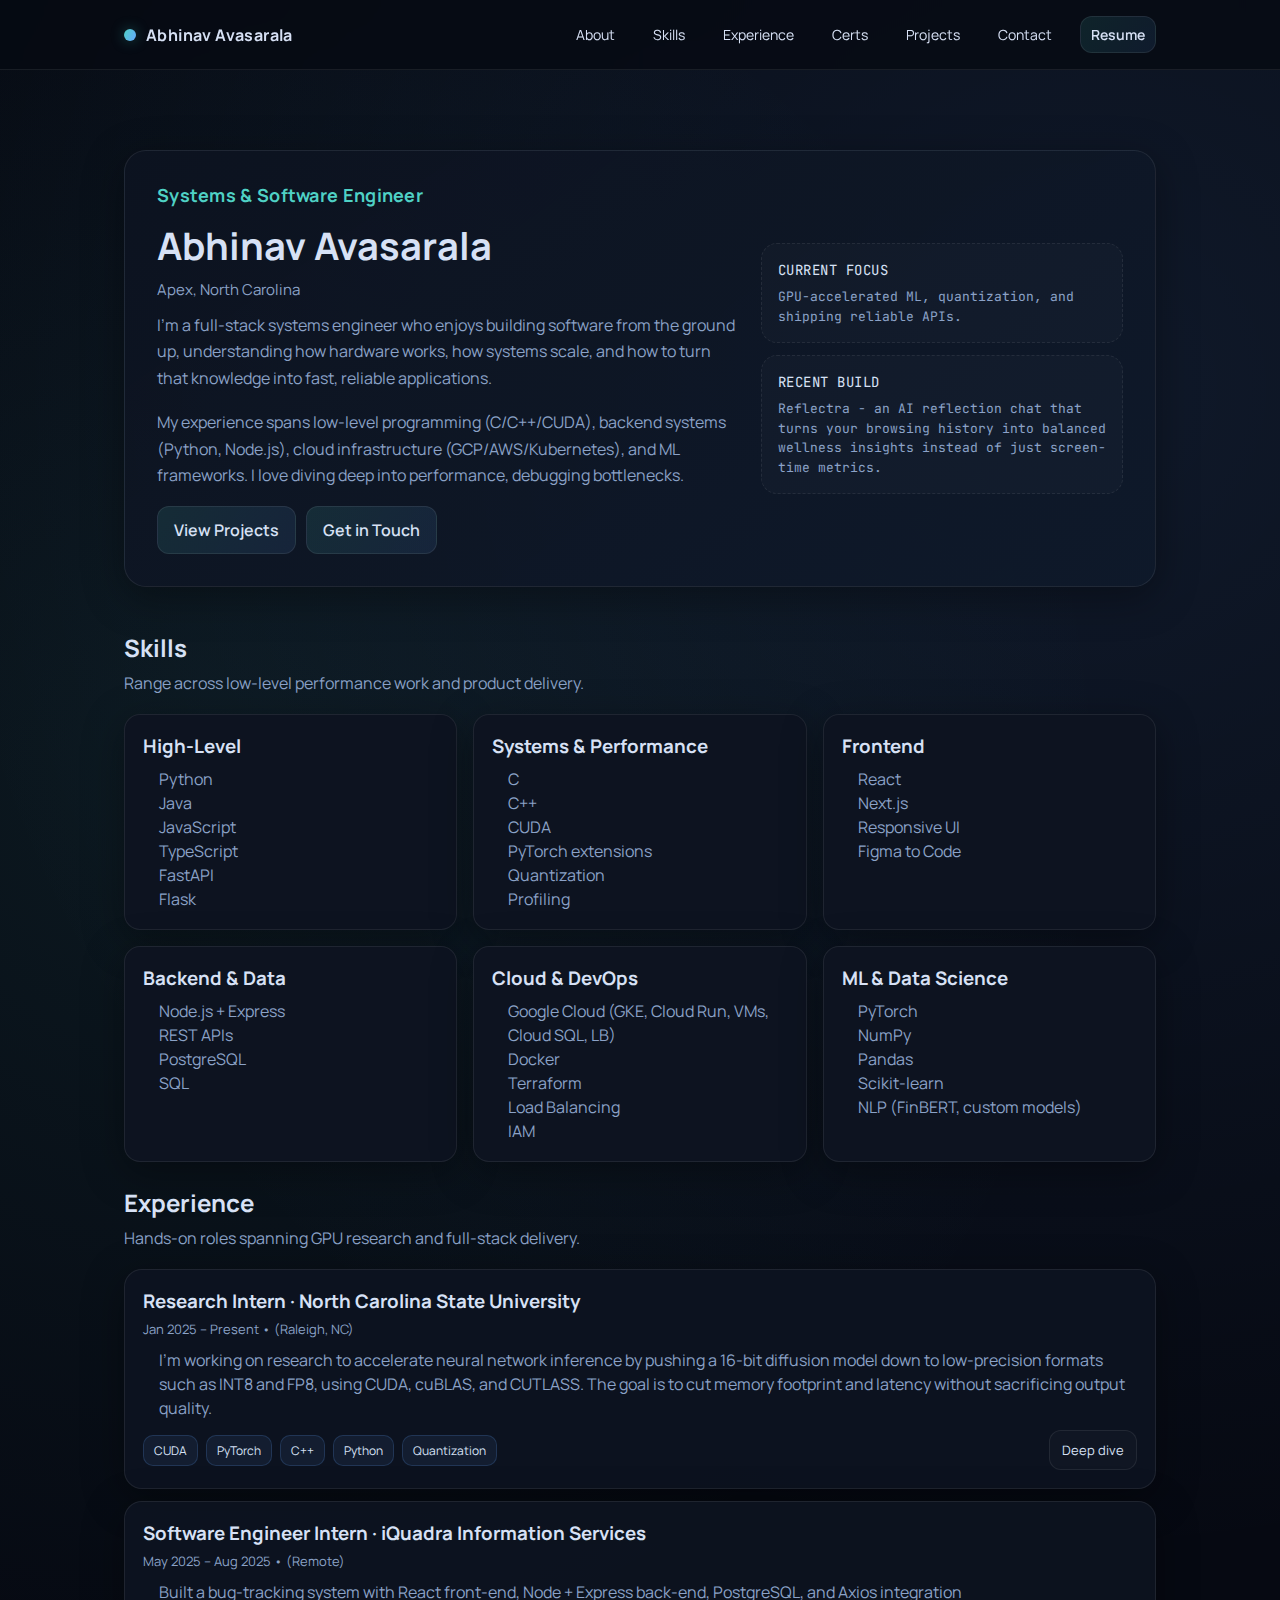
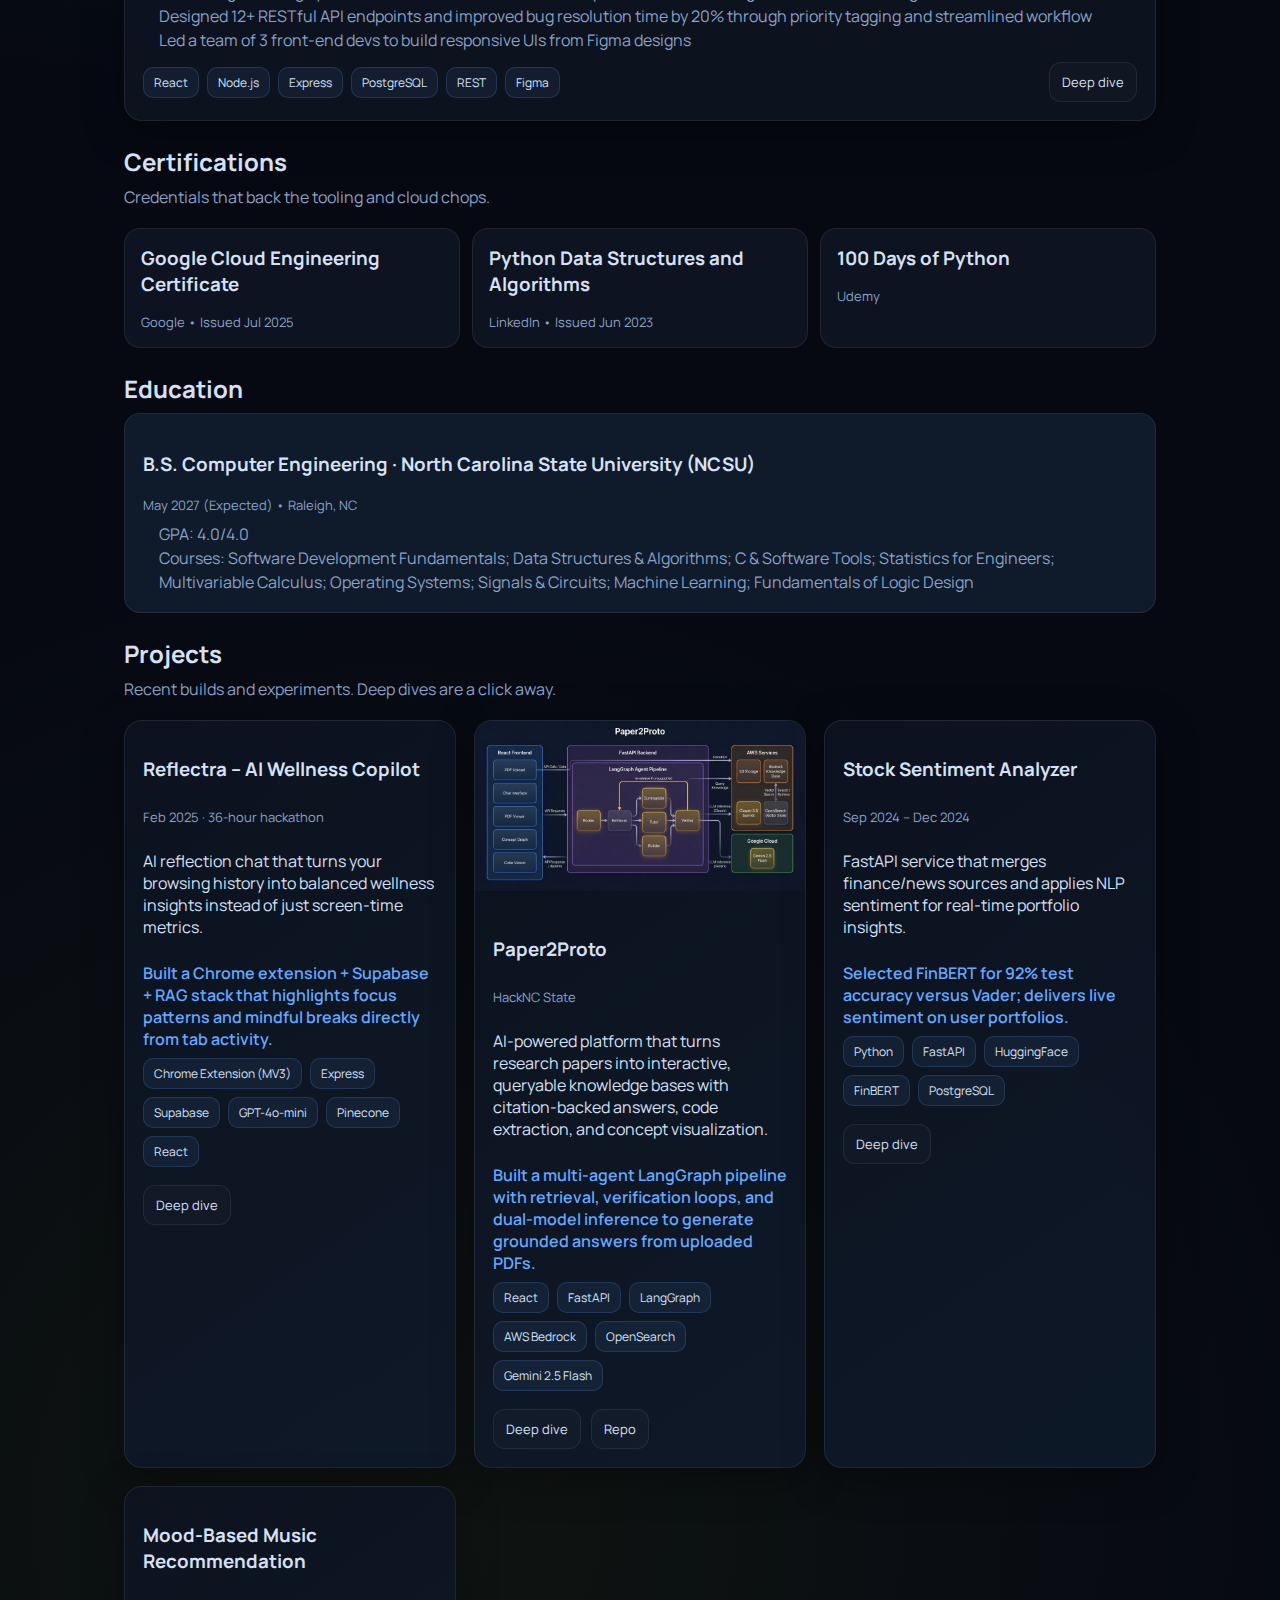
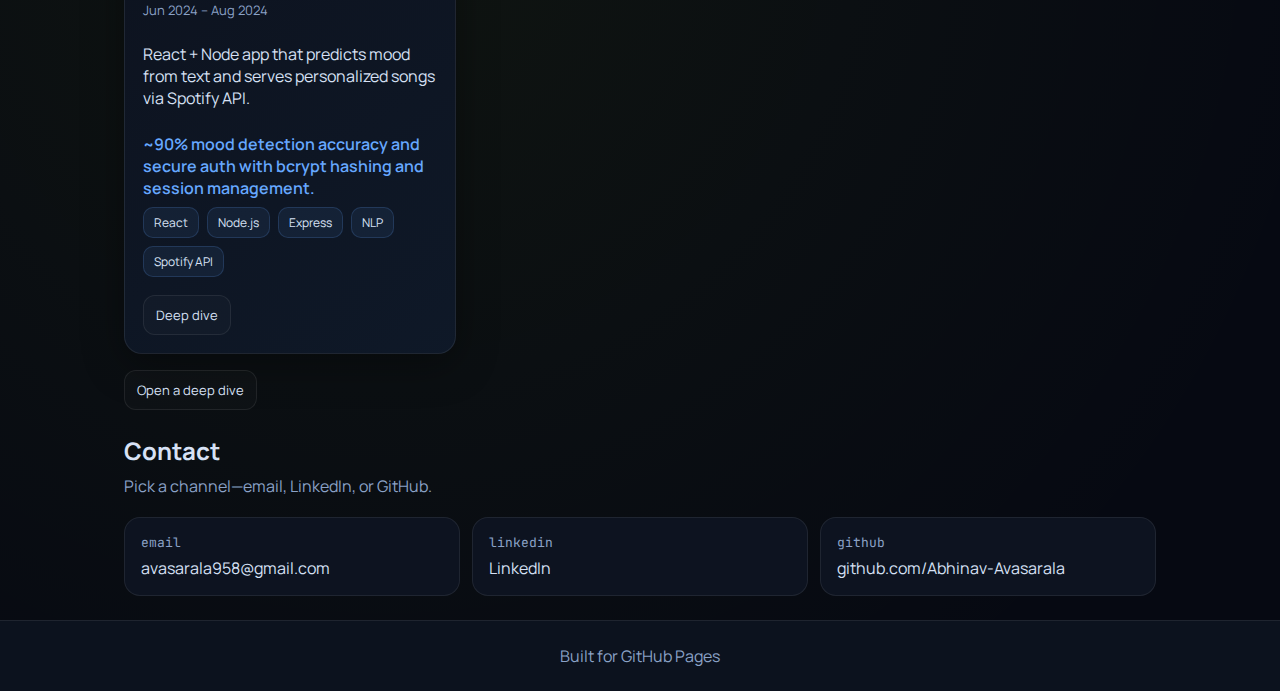
<file: index.html>
<!DOCTYPE html>
<html lang="en">
<head>
  <meta charset="UTF-8">
  <meta name="viewport" content="width=device-width, initial-scale=1.0">
  <title>Abhinav Avasarala | Systems & Software Engineer</title>
  <link rel="stylesheet" href="css/style.css">
</head>
<body>
  <header>
    <div class="navbar">
      <div class="brand"><span class="dot"></span> Abhinav Avasarala</div>
      <nav class="nav-links">
        <a href="#about">About</a>
        <a href="#skills">Skills</a>
        <a href="#experience">Experience</a>
        <a href="#certifications">Certs</a>
        <a href="#projects">Projects</a>
        <a href="#contact">Contact</a>
        <a class="btn" id="resume-link" target="_blank" rel="noopener">Resume</a>
      </nav>
    </div>
  </header>

  <main>
    <section class="hero" id="about">
      <div class="hero-card">
        <div>
          <div class="tagline" id="tagline"></div>
          <h1 id="name"></h1>
          <div class="location" id="location"></div>
          <p id="headline"></p>
          <p id="about-text"></p>
          <div style="margin-top: 14px; display:flex; gap:10px; flex-wrap:wrap;">
            <a class="btn" href="#projects">View Projects</a>
            <a class="btn" href="#contact">Get in Touch</a>
          </div>
        </div>
        <div class="hero-aside">
          <div class="hero-photo" id="hero-photo" aria-label="profile photo" style="display:none;"></div>
          <div class="stat-box">
            <div class="stat-title">current focus</div>
            <div>GPU-accelerated ML, quantization, and shipping reliable APIs.</div>
          </div>
          <div class="stat-box">
            <div class="stat-title">recent build</div>
            <div>Reflectra - an AI reflection chat that turns your browsing history into balanced wellness insights instead of just screen-time metrics.</div>
          </div>
        </div>
      </div>
    </section>

    <section class="section" id="skills">
      <h2>Skills</h2>
      <p class="subtitle">Range across low-level performance work and product delivery.</p>
      <div class="grid" id="skills-grid"></div>
    </section>

    <section class="section" id="experience">
      <h2>Experience</h2>
      <p class="subtitle">Hands-on roles spanning GPU research and full-stack delivery.</p>
      <div class="timeline" id="experience-list"></div>
    </section>

    <section class="section" id="certifications">
      <h2>Certifications</h2>
      <p class="subtitle">Credentials that back the tooling and cloud chops.</p>
      <div class="cert-grid" id="cert-grid"></div>
    </section>

    <section class="section" id="education">
      <h2>Education</h2>
      <div class="timeline" id="education-block"></div>
    </section>

    <section class="section" id="projects">
      <h2>Projects</h2>
      <p class="subtitle">Recent builds and experiments. Deep dives are a click away.</p>
      <div class="project-grid" id="project-cards"></div>
      <div style="margin-top:16px;"><a class="link-pill" href="project.html?id=paper2proto">Open a deep dive</a></div>
    </section>

    <section class="section" id="contact">
      <h2>Contact</h2>
      <p class="subtitle">Pick a channel—email, LinkedIn, or GitHub.</p>
      <div class="contact-panel">
        <div class="contact-card">
          <div class="mono">email</div>
          <a id="email-link" href="mailto:avasarala958@gmail.com">avasarala958@gmail.com</a>
        </div>
        <div class="contact-card">
          <div class="mono">linkedin</div>
          <a id="linkedin-link" target="_blank" rel="noopener">Add LinkedIn URL</a>
        </div>
        <div class="contact-card">
          <div class="mono">github</div>
          <a id="github-link" target="_blank" rel="noopener">github.com/Abhinav-Avasarala</a>
        </div>
      </div>
    </section>
  </main>

  <footer class="footer">
    Built for GitHub Pages </code>
  </footer>

  <script src="js/app.js"></script>
</body>
</html>
</file>
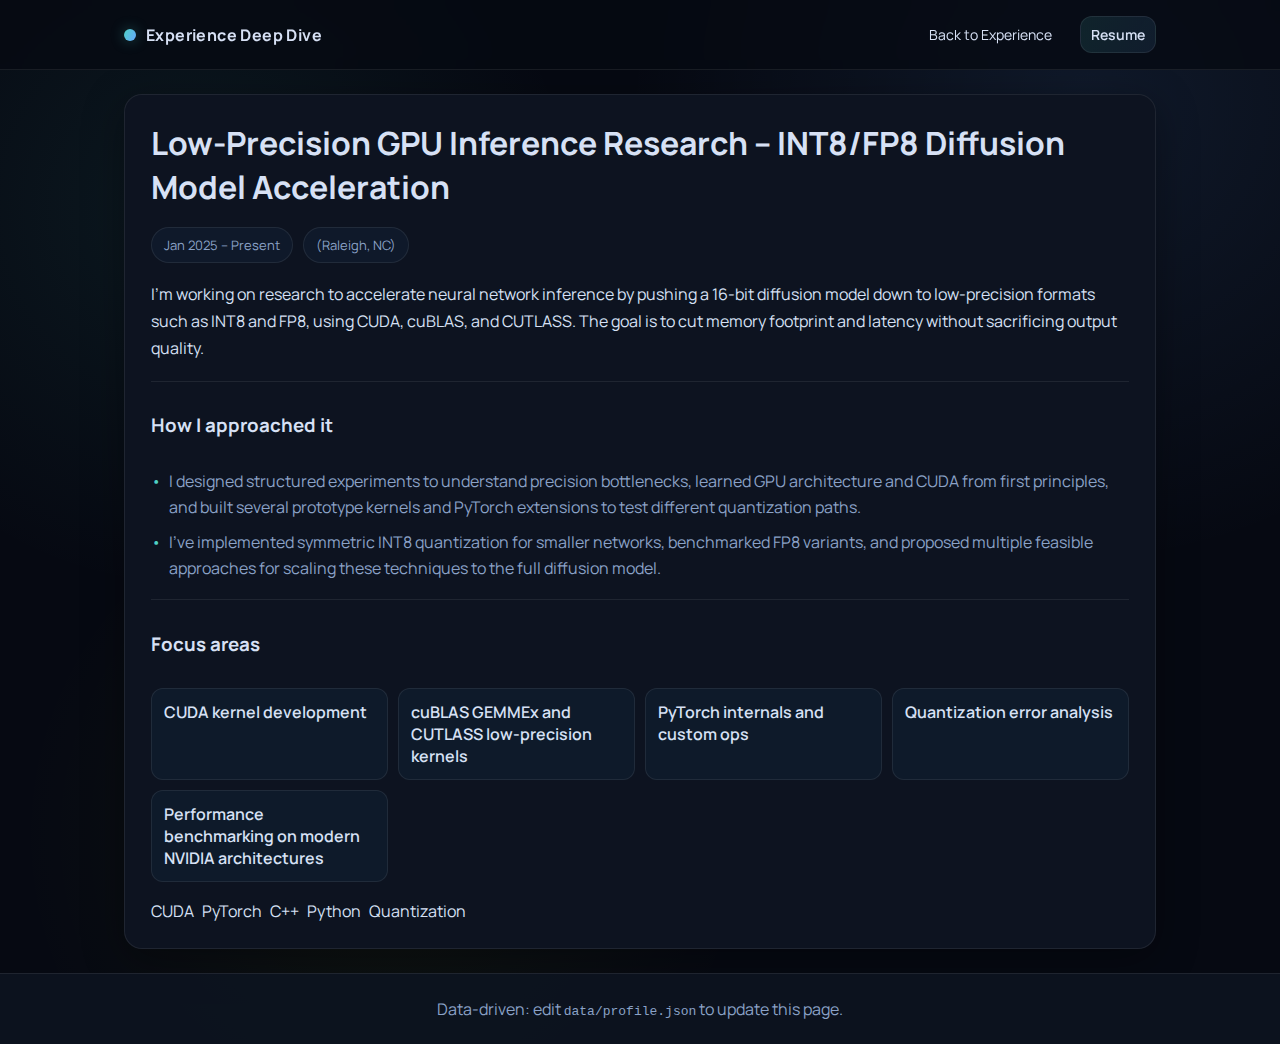
<file: experience.html>
<!DOCTYPE html>
<html lang="en">
<head>
  <meta charset="UTF-8">
  <meta name="viewport" content="width=device-width, initial-scale=1.0">
  <title>Experience Deep Dive | Abhinav Avasarala</title>
  <link rel="stylesheet" href="css/style.css">
</head>
<body>
  <header>
    <div class="navbar">
      <div class="brand"><span class="dot"></span> Experience Deep Dive</div>
      <nav class="nav-links">
        <a href="index.html#experience">Back to Experience</a>
        <a class="btn" id="resume-link" target="_blank" rel="noopener">Resume</a>
      </nav>
    </div>
  </header>

  <main class="section">
    <div id="experience-detail" class="detail"></div>
  </main>

  <footer class="footer">
    Data-driven: edit <code>data/profile.json</code> to update this page.
  </footer>

  <script src="js/app.js"></script>
</body>
</html>
</file>
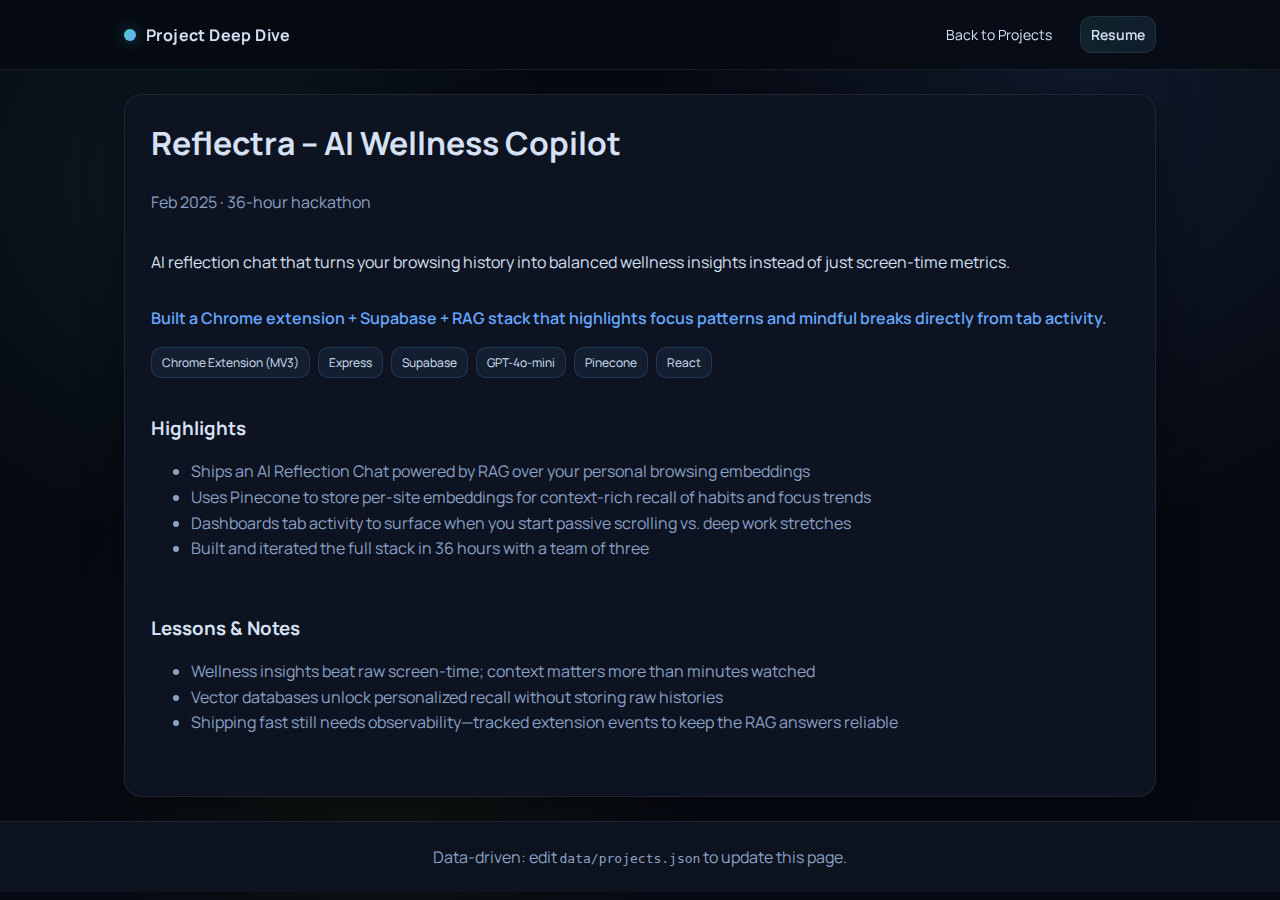
<file: project.html>
<!DOCTYPE html>
<html lang="en">
<head>
  <meta charset="UTF-8">
  <meta name="viewport" content="width=device-width, initial-scale=1.0">
  <title>Project Deep Dive | Abhinav Avasarala</title>
  <link rel="stylesheet" href="css/style.css">
</head>
<body>
  <header>
    <div class="navbar">
      <div class="brand"><span class="dot"></span> Project Deep Dive</div>
      <nav class="nav-links">
        <a href="index.html#projects">Back to Projects</a>
        <a class="btn" id="resume-link" target="_blank" rel="noopener">Resume</a>
      </nav>
    </div>
  </header>

  <main class="section">
    <div id="project-detail" class="detail"></div>
  </main>

  <footer class="footer">
    Data-driven: edit <code>data/projects.json</code> to update this page.
  </footer>

  <script src="js/app.js"></script>
</body>
</html>
</file>
<file: css/style.css>
@import url('https://fonts.googleapis.com/css2?family=Space+Grotesk:wght@400;500;600;700&family=Manrope:wght@400;500;600;700&family=JetBrains+Mono:wght@400;500;600&display=swap');

:root {
  --bg: #060912;
  --panel: #0d1320;
  --panel-2: #0f1a2b;
  --text: #d7e1f5;
  --muted: #8ba2c7;
  --accent: #4fd1c5;
  --accent-2: #66a8ff;
  --accent-3: #c4f000;
  --border: rgba(255, 255, 255, 0.08);
  --glow: rgba(79, 209, 197, 0.35);
  --bg-spot-1: rgba(79, 209, 197, 0.08);
  --bg-spot-2: rgba(102, 168, 255, 0.1);
  --bg-spot-3: rgba(196, 240, 0, 0.05);
  --header-bg: rgba(6, 9, 18, 0.75);
  --radius: 16px;
  --shadow: 0 10px 40px rgba(0, 0, 0, 0.35);
}

* { box-sizing: border-box; }

body {
  margin: 0;
  font-family: 'Manrope', 'Space Grotesk', 'Segoe UI', sans-serif;
  background: radial-gradient(circle at 15% 20%, var(--bg-spot-1), transparent 28%),
              radial-gradient(circle at 85% 10%, var(--bg-spot-2), transparent 32%),
              radial-gradient(circle at 30% 80%, var(--bg-spot-3), transparent 30%),
              var(--bg);
  color: var(--text);
  min-height: 100vh;
  transition: background-color 0.3s ease, color 0.3s ease;
}

a { color: inherit; text-decoration: none; }

a:hover { color: var(--accent-2); }

header {
  position: sticky;
  top: 0;
  z-index: 10;
  backdrop-filter: blur(12px);
  background: var(--header-bg);
  border-bottom: 1px solid var(--border);
}

.navbar {
  max-width: 1080px;
  margin: 0 auto;
  padding: 16px 24px;
  display: flex;
  align-items: center;
  justify-content: space-between;
}

.brand {
  display: flex;
  align-items: center;
  gap: 10px;
  font-weight: 700;
  letter-spacing: 0.4px;
}

.brand .dot {
  width: 12px;
  height: 12px;
  border-radius: 999px;
  background: linear-gradient(120deg, var(--accent), var(--accent-2));
  box-shadow: 0 0 14px var(--glow);
}

.nav-links {
  display: flex;
  gap: 18px;
  align-items: center;
  font-size: 14px;
  flex-wrap: wrap;
}

.nav-links a {
  padding: 8px 10px;
  border-radius: 12px;
  transition: background 0.2s ease, color 0.2s ease;
}

.nav-links a:hover {
  background: color-mix(in srgb, var(--accent) 12%, transparent);
  color: var(--text);
}


.btn {
  display: inline-flex;
  align-items: center;
  gap: 8px;
  padding: 12px 16px;
  border-radius: 12px;
  border: 1px solid var(--border);
  background: linear-gradient(120deg, rgba(79, 209, 197, 0.12), rgba(102, 168, 255, 0.1));
  color: var(--text);
  font-weight: 600;
  cursor: pointer;
  transition: transform 0.15s ease, box-shadow 0.2s ease, border-color 0.2s ease;
}

.btn:hover {
  transform: translateY(-1px);
  border-color: rgba(255, 255, 255, 0.16);
  box-shadow: 0 10px 30px rgba(79, 209, 197, 0.12);
}

.hero {
  max-width: 1080px;
  margin: 48px auto 32px;
  padding: 32px 24px 12px;
}

.hero-card {
  background: linear-gradient(145deg, color-mix(in srgb, var(--panel) 92%, transparent), color-mix(in srgb, var(--panel-2) 88%, transparent));
  border: 1px solid var(--border);
  border-radius: 22px;
  padding: 32px;
  box-shadow: var(--shadow);
  display: grid;
  grid-template-columns: 1.6fr 1fr;
  gap: 24px;
  align-items: center;
}

.hero h1 {
  margin: 0 0 8px;
  font-size: 38px;
}

.hero .tagline { color: var(--accent); font-size: 18px; margin-bottom: 12px; font-weight: 700; letter-spacing: 0.3px; }
.hero .location { color: var(--muted); font-size: 15px; margin-bottom: 12px; }
.hero p { color: var(--muted); line-height: 1.65; margin: 0 0 18px; }

.badges { display: flex; flex-wrap: wrap; gap: 10px; }
.badge {
  padding: 8px 12px;
  border-radius: 12px;
  border: 1px solid var(--border);
  background: rgba(255, 255, 255, 0.04);
  font-size: 12px;
  letter-spacing: 0.2px;
}

.hero-aside {
  display: flex;
  flex-direction: column;
  gap: 12px;
  justify-content: center;
}

.hero-aside .stat-box {
  border: 1px dashed var(--border);
  border-radius: 16px;
  padding: 16px;
  background: rgba(255, 255, 255, 0.02);
  font-family: 'JetBrains Mono', monospace;
  color: var(--muted);
  font-size: 13px;
  line-height: 1.5;
}

.stat-title {
  font-family: 'JetBrains Mono', monospace;
  font-size: 14px;
  text-transform: uppercase;
  letter-spacing: 0.5px;
  color: var(--text);
  margin-bottom: 6px;
}

.hero-photo {
  width: 120px;
  height: 120px;
  border-radius: 20px;
  background: linear-gradient(135deg, rgba(102, 168, 255, 0.25), rgba(79, 209, 197, 0.15));
  border: 1px solid var(--border);
  overflow: hidden;
  box-shadow: var(--shadow);
}

.hero-photo img {
  width: 100%;
  height: 100%;
  object-fit: cover;
}

.section {
  max-width: 1080px;
  margin: 24px auto;
  padding: 0 24px;
}

.section h2 {
  margin: 0 0 8px;
  font-size: 24px;
}

.section .subtitle {
  margin: 0 0 20px;
  color: var(--muted);
}

.grid {
  display: grid;
  grid-template-columns: repeat(auto-fit, minmax(260px, 1fr));
  gap: 16px;
}

.card {
  background: var(--panel);
  border: 1px solid var(--border);
  border-radius: var(--radius);
  padding: 18px;
  box-shadow: var(--shadow);
}

.card h3 { margin: 0 0 8px; }
.card p { margin: 0 0 12px; color: var(--muted); line-height: 1.5; }

.stack { display: flex; flex-wrap: wrap; gap: 8px; }
.stack .pill {
  padding: 6px 10px;
  border-radius: 10px;
  background: rgba(102, 168, 255, 0.08);
  border: 1px solid rgba(102, 168, 255, 0.18);
  font-size: 12px;
}

.timeline { display: flex; flex-direction: column; gap: 12px; }

.timeline .item {
  padding: 18px;
  border-radius: var(--radius);
  border: 1px solid var(--border);
  background: var(--panel-2);
}

.timeline .meta {
  display: flex;
  justify-content: space-between;
  color: var(--muted);
  font-size: 13px;
  margin-bottom: 8px;
}

.list {
  list-style: none;
  padding-left: 16px;
  margin: 8px 0 0;
  color: var(--muted);
  line-height: 1.5;
}

.experience-card {
  border-radius: 18px;
  border: 1px solid var(--border);
  background: color-mix(in srgb, var(--panel) 95%, transparent);
  padding: 18px;
  box-shadow: var(--shadow);
}

.experience-card h3 { margin: 0 0 6px; }
.experience-card .meta { margin: 0 0 10px; color: var(--muted); font-size: 13px; }
.experience-card .list { margin-top: 6px; }
.experience-footer {
  display: flex;
  justify-content: space-between;
  align-items: center;
  margin-top: 10px;
  gap: 12px;
}

.project-grid {
  display: grid;
  grid-template-columns: repeat(auto-fit, minmax(300px, 1fr));
  gap: 18px;
}

.project-card {
  border-radius: 18px;
  border: 1px solid var(--border);
  background: linear-gradient(145deg, color-mix(in srgb, var(--panel) 92%, transparent), color-mix(in srgb, var(--panel-2) 90%, transparent));
  padding: 0 0 18px;
  display: flex;
  flex-direction: column;
  gap: 10px;
  box-shadow: var(--shadow);
}

.project-image {
  width: 100%;
  height: 170px;
  border-radius: 18px 18px 0 0;
  background: rgba(255, 255, 255, 0.03);
  object-fit: cover;
}

.project-body { padding: 16px 18px 0; display: flex; flex-direction: column; gap: 8px; }

.project-card .time { color: var(--muted); font-size: 13px; }
.project-card .cta {
  display: flex;
  gap: 10px;
  margin-top: 10px;
  flex-wrap: wrap;
}

.link-pill {
  padding: 10px 12px;
  border-radius: 12px;
  border: 1px solid var(--border);
  background: rgba(255, 255, 255, 0.02);
  font-size: 13px;
  display: inline-flex;
  gap: 8px;
  align-items: center;
}

.highlight { color: var(--accent-2); font-weight: 600; }

.footer {
  padding: 24px;
  text-align: center;
  color: var(--muted);
  border-top: 1px solid var(--border);
  background: color-mix(in srgb, var(--panel) 92%, transparent);
}

.contact-panel {
  display: grid;
  grid-template-columns: repeat(auto-fit, minmax(240px, 1fr));
  gap: 12px;
}

.contact-card {
  padding: 16px;
  border: 1px solid var(--border);
  border-radius: var(--radius);
  background: var(--panel);
  display: flex;
  flex-direction: column;
  gap: 6px;
}

.divider {
  height: 1px;
  background: var(--border);
  margin: 16px 0;
}

/* Project detail */
.detail {
  background: var(--panel);
  border: 1px solid var(--border);
  border-radius: 18px;
  padding: 26px;
  box-shadow: var(--shadow);
  display: flex;
  flex-direction: column;
  gap: 18px;
}

.detail h1 { margin-top: 0; margin-bottom: 8px; }

.detail .meta { color: var(--muted); margin-bottom: 4px; }

.detail ul { color: var(--muted); line-height: 1.6; }

.detail .cover {
  width: 100%;
  max-height: 420px;
  height: auto;
  object-fit: contain;
  border-radius: 14px;
  border: 1px solid var(--border);
  background: color-mix(in srgb, var(--panel-2) 92%, transparent);
  margin-bottom: 14px;
}

.detail-header { display: flex; flex-direction: column; gap: 10px; }
.meta-row { display: flex; flex-wrap: wrap; gap: 10px; align-items: center; }
.meta-pill {
  padding: 8px 12px;
  border-radius: 999px;
  border: 1px solid var(--border);
  background: color-mix(in srgb, var(--panel-2) 92%, transparent);
  color: var(--muted);
  font-size: 13px;
}
.lead { margin: 0; color: var(--text); font-size: 16px; line-height: 1.7; }
.detail-section { padding: 12px 0 0; border-top: 1px solid var(--border); display: flex; flex-direction: column; gap: 12px; }
.detail-video {
  width: 100%;
  border-radius: 12px;
  border: 1px solid var(--border);
  background: #000;
}
.video-caption {
  margin: 0;
  color: var(--muted);
  font-size: 13px;
}
.carousel {
  display: flex;
  flex-direction: column;
  gap: 10px;
}
.carousel-frame {
  border: 1px solid var(--border);
  border-radius: 14px;
  background: color-mix(in srgb, var(--panel-2) 92%, transparent);
  overflow: hidden;
}
.carousel-image {
  width: 100%;
  max-height: 430px;
  object-fit: contain;
  display: block;
}
.carousel-controls {
  display: flex;
  justify-content: space-between;
  align-items: center;
  gap: 10px;
  flex-wrap: wrap;
}
.carousel-nav {
  display: flex;
  gap: 8px;
}
.carousel-btn {
  padding: 8px 12px;
  border-radius: 10px;
  border: 1px solid var(--border);
  background: rgba(255, 255, 255, 0.02);
  color: var(--text);
  cursor: pointer;
}
.carousel-btn:hover {
  border-color: rgba(255, 255, 255, 0.2);
}
.carousel-dots {
  display: flex;
  gap: 8px;
}
.carousel-dot {
  width: 10px;
  height: 10px;
  border-radius: 999px;
  border: 1px solid rgba(255, 255, 255, 0.4);
  background: transparent;
  cursor: pointer;
  padding: 0;
}
.carousel-dot.active {
  background: var(--accent-2);
  border-color: var(--accent-2);
}
.point-list { list-style: none; padding: 0; margin: 0; display: grid; gap: 10px; }
.point-list li {
  position: relative;
  padding-left: 18px;
  color: var(--muted);
  line-height: 1.6;
}
.point-list li::before {
  content: '•';
  position: absolute;
  left: 0;
  color: var(--accent);
}
.focus-grid {
  display: grid;
  grid-template-columns: repeat(auto-fit, minmax(220px, 1fr));
  gap: 10px;
}
.focus-chip {
  padding: 12px;
  border-radius: 12px;
  border: 1px solid var(--border);
  background: color-mix(in srgb, var(--panel-2) 95%, transparent);
  color: var(--text);
  font-weight: 600;
}
.tag-row { display: flex; flex-wrap: wrap; gap: 8px; }

.mono { font-family: 'JetBrains Mono', monospace; font-size: 13px; color: var(--muted); }

.cert-grid {
  display: grid;
  grid-template-columns: repeat(auto-fit, minmax(260px, 1fr));
  gap: 12px;
}

.cert-card {
  border: 1px solid var(--border);
  border-radius: var(--radius);
  padding: 16px;
  background: var(--panel);
  display: flex;
  flex-direction: column;
  gap: 10px;
}

.cert-card h3 { margin: 0 0 6px; }
.cert-card .meta { color: var(--muted); font-size: 13px; }

.cert-card .link-pill { margin-top: 2px; }

@media (max-width: 900px) {
  .hero-card { grid-template-columns: 1fr; }
  .navbar { flex-wrap: wrap; gap: 10px; }
  .nav-links { width: 100%; justify-content: flex-start; flex-wrap: wrap; }
}
</file>
